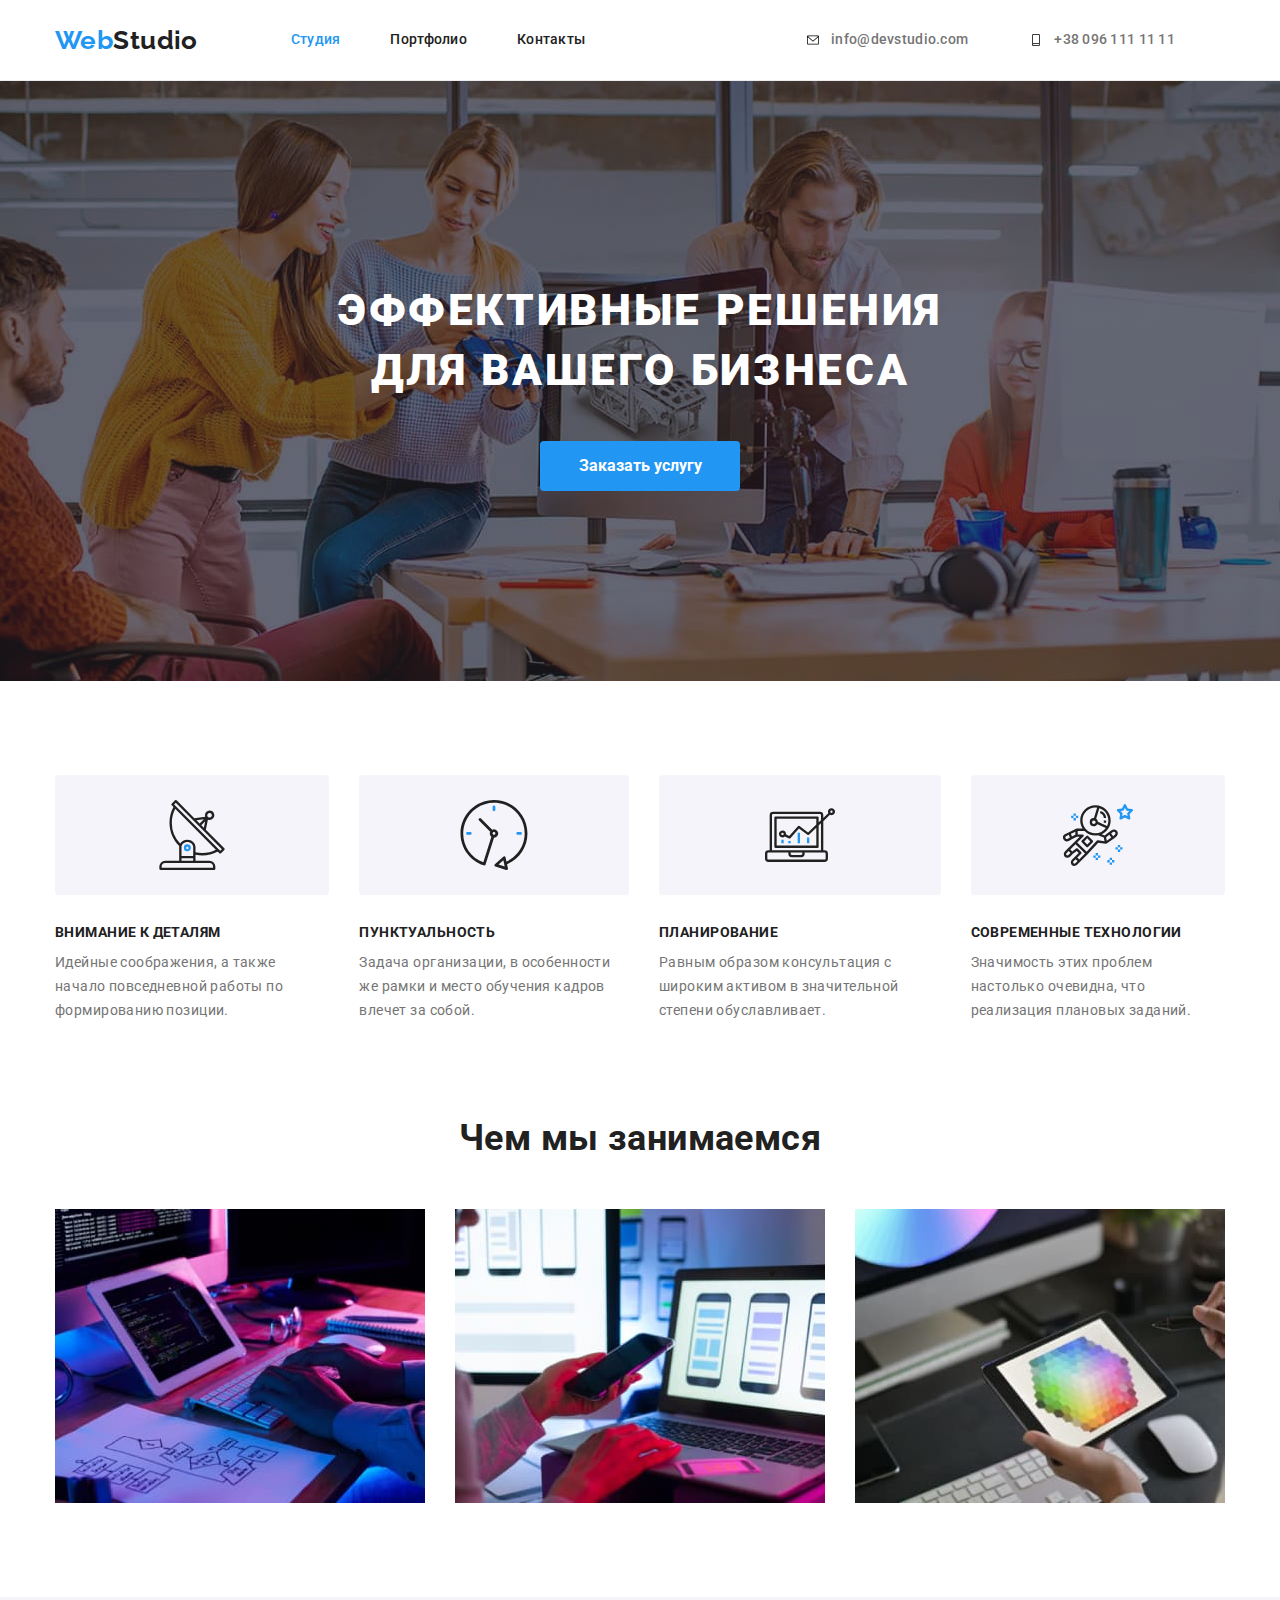
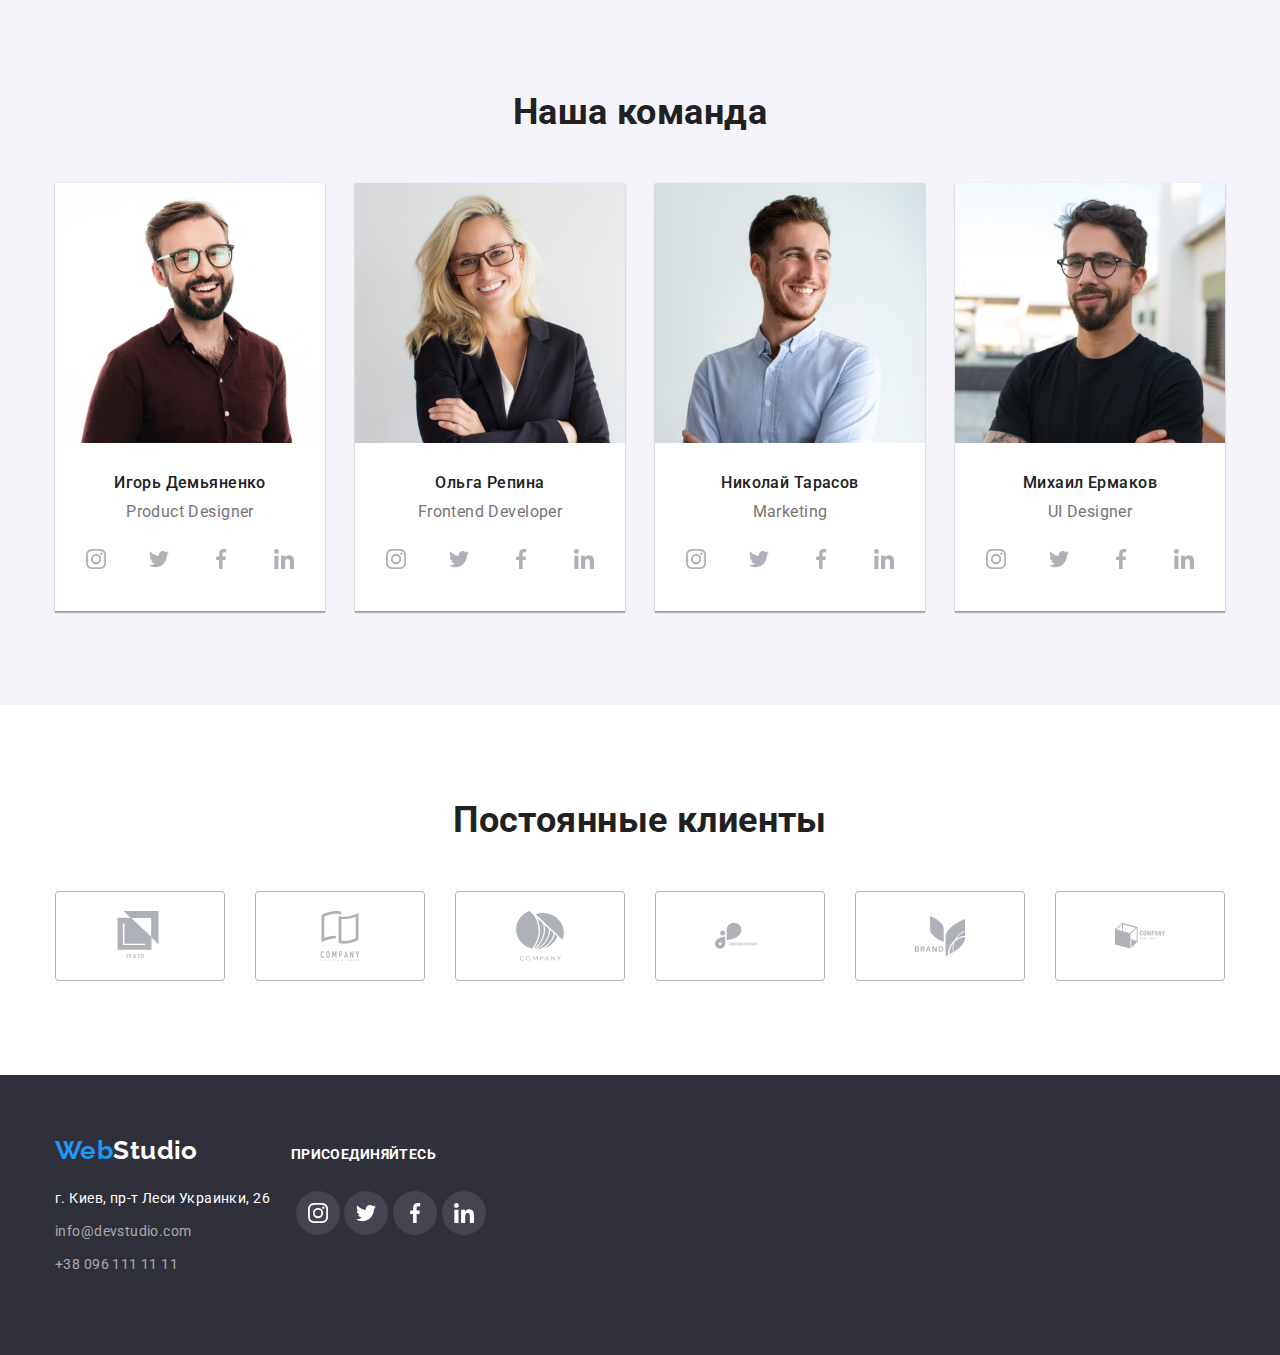
<file: index.html>
<!DOCTYPE html>
<html lang="ru">
<head>
    <meta charset="UTF-8">
    <meta name="viewport" content="width=device-width, initial-scale=1.0">
    <title>Студия</title>
    <!-- <link rel="preconnect" href="https://fonts.gstatic.com">
    <link rel="preconnect" href="https://fonts.gstatic.com"> -->
    <link rel="stylesheet" href="https://cdnjs.cloudflare.com/ajax/libs/modern-normalize/1.0.0/modern-normalize.min.css" />
    <link href="https://fonts.googleapis.com/css2?family=Raleway:wght@700&family=Roboto:wght@400;500;700;900&display=swap" rel="stylesheet" />
    <link rel="stylesheet" href="./css/styles.css" />
</head>
<body>
    <!-- Шапка сайта -->
    <header class="page-header">
        <!-- Навигация -->
        <div class="container header-container">
            <nav class="nav">
                <a href="./index.html" class="logo link" lang="en"><span class="logo-span">Web</span>Studio</a>
                <ul class="site-nav marker">
                    <li class="item"><a href="./index.html" class="link current">Студия</a></li>
                    <li class="item"><a href="./portfolio.html" class="link">Портфолио</a></li>
                    <li class="item"><a href="" class="link">Контакты</a></li>
                </ul>
            </nav>
            <ul class="auth-nav marker">
                <li class="item"> 
                    <a href="mailto:info@devstudio.com" lang="en" class="link">
                        <div class="icon-container">     
                            <svg class="head-icon" width="16" height="12">
                                <use href="./images/symbol-defs.svg#envelope"></use>                                               
                            </svg>
                        </div> 
                    info@devstudio.com</a>
                    
                </li>
                <li class="item">
                    
                        <a href="tel:+38 096 111 11 11" class="link">
                            <div class="icon-container">
                                <svg class="head-icon" width="16" height="12">
                                    <use href="./images/symbol-defs.svg#smartphone"></use>
                                </svg>
                            </div>
                        +38 096 111 11 11</a></li>
                    
            </ul>
        </div>
    </header>
    <main>
        <!-- Баннер -->
        <section class="hero">
            <div class="container">
                <h1 class="hero-title">Эффективные решения для вашего бизнеса</h1>
                <button class="button">Заказать услугу </button>
            </div>
        </section>
        <!-- Особенности работы -->
        <section class="section">
            <div class="container">
                <h2 class="section-title hiden">Особенности</h2>
                <ul class="features marker">
                    <li class="features-item icon-antenna">
                        <div class="icon-features">
                            <svg width="70" height="70">
                                <use href="./images/symbol-defs.svg#antenna"></use>
                            </svg>
                        </div>
                        <h3 class="features-title">Внимание к деталям</h3>
                        <p class="features-content">Идейные соображения, а также начало повседневной работы по формированию позиции.</p>
                    </li>
                    <li class="features-item icon-clock">
                        <div class="icon-features">
                            <svg width="70" height="70">
                                <use href="./images/symbol-defs.svg#clock"></use>
                            </svg>
                        </div>
                        <h3 class="features-title">Пунктуальность</h3>
                        <p class="features-content">Задача организации, в особенности же рамки и место обучения кадров влечет за собой.
                        </p>
                    </li>
                    <li class="features-item icon-diagram">
                        <div class="icon-features">
                            <svg width="70" height="70">
                                <use href="./images/symbol-defs.svg#diagram"></use>
                            </svg>
                        </div>
                        <h3 class="features-title">Планирование</h3>
                        <p class="features-content">Равным образом консультация с широким активом в значительной степени обуславливает.
                        </p>
                    </li>
                    <li class="features-item icon-astronaut">
                        <div class="icon-features">
                            <svg width="70" height="70">
                                <use href="./images/symbol-defs.svg#astronaut"></use>
                            </svg>
                        </div>
                        <h3 class="features-title">Современные технологии</h3>
                        <p class="features-content">Значимость этих проблем настолько очевидна, что реализация плановых заданий.</p>
                    </li>
                </ul>
            </div>
        </section>
        <!-- Примеры работы -->
        <section class="section">
            <div class="container">
                <h2 class="section-title">Чем мы занимаемся</h2>
                <ul class="pattern marker">
                    <li class="pattern-item"><img src="./images/example1.jpg" alt="Изображение, работа инженера за планшетом" width="370" height="294"></li>
                    <li class="pattern-item"><img src="./images/example2.jpg" alt="Изображение, работа за лептопом" width="370" height="294"></li>
                    <li class="pattern-item"><img src="./images/example3.jpg" alt="Изображение, работа дизайнера" width="370" height="294"></li>
                </ul>
            </div>
        </section>
        <!-- Команда -->
        <section class="section team-style">
            <div class="container">
                <h2 class="section-title">Наша команда</h2>
                <ul class="team marker">
                    <li class="team-member">
                        <img src="./images/teammember1.jpg" alt="Изображение мужчины" width="270" height="260">
                        <h3 class="team-title">Игорь Демьяненко</h3>
                        <p class="team-content" lang="en">Product Designer</p>
                        <ul class="team-link marker">
                            <li>
                                <a href="" aria-label="Инстаграм" class=" social-link">                                  
                                    <svg class="team-icon" width="20" height="20">
                                        <use href="./images/symbol-defs.svg#instagram"></use>
                                    </svg>
                                </a>
                            </li>
                            <li>
                                <a href="" aria-label="Твиттер" class="social-link">
                                    <svg class="team-icon" width="20" height="20">
                                        <use href="./images/symbol-defs.svg#twitter"></use>
                                    </svg>                                    
                                </a>
                            </li>
                            <li>
                                <a href="" aria-label="Фейсбук"class="link social-link">
                                    <svg class="team-icon" width="20" height="20">
                                        <use href="./images/symbol-defs.svg#facebook"></use>
                                    </svg>
                                </a>
                            </li>
                            <li>
                                <a href="" aria-label="Линкедин"class="link social-link">                                    
                                    <svg class="team-icon" width="20" height="20">
                                        <use href="./images/symbol-defs.svg#linkedin"></use>
                                    </svg>
                                </a>
                            </li>
                        </ul>
                    </li>
                    <li class="team-member">
                        <img src="./images/teammember2.jpg" alt="Изображение женщины" width="270" height="260">
                        <h3 class="team-title">Ольга Репина</h3>
                        <p class="team-content" lang="en">Frontend Developer</p>
                        <ul class="team-link marker">
                            <li>
                                <a href="" aria-label="Инстаграм" class="link social-link">
                                    <svg class="team-icon" width="20" height="20">
                                        <use href="./images/symbol-defs.svg#instagram"></use>
                                    </svg>
                                </a>
                            </li>
                            <li>
                                <a href="" aria-label="Твиттер" class="link social-link">
                                    <svg class="team-icon" width="20" height="20">
                                        <use href="./images/symbol-defs.svg#twitter"></use>
                                    </svg>
                                </a>
                            </li>
                            <li>
                                <a href="" aria-label="Фейсбук" class="link social-link">
                                    <svg class="team-icon" width="20" height="20">
                                        <use href="./images/symbol-defs.svg#facebook"></use>
                                    </svg>
                                </a>
                            </li>
                            <li>
                                <a href="" aria-label="Линкедин" class="link social-link">
                                    <svg class="team-icon" width="20" height="20">
                                        <use href="./images/symbol-defs.svg#linkedin"></use>
                                    </svg>
                                </a>
                            </li>
                        </ul>
                    <li class="team-member">
                        <img src="./images/teammember3.jpg" alt="Изображение мужчины" width="270" height="260">
                        <h3 class="team-title">Николай Тарасов</h3>
                        <p class="team-content" lang="en">Marketing</p>
                        <ul class="team-link marker">
                            <li>
                                <a href="" aria-label="Инстаграм" class="link social-link">
                                    <svg class="team-icon" width="20" height="20">
                                        <use href="./images/symbol-defs.svg#instagram"></use>
                                    </svg>
                                </a>
                            </li>
                            <li>
                                <a href="" aria-label="Твиттер" class="link social-link">
                                    <svg class="team-icon" width="20" height="20">
                                        <use href="./images/symbol-defs.svg#twitter"></use>
                                    </svg>
                                </a>
                            </li>
                            <li>
                                <a href="" aria-label="Фейсбук" class="link social-link">
                                    <svg class="team-icon" width="20" height="20">
                                        <use href="./images/symbol-defs.svg#facebook"></use>
                                    </svg>
                                </a>
                            </li>
                            <li>
                                <a href="" aria-label="Линкедин" class="link social-link">
                                    <svg class="team-icon" width="20" height="20">
                                        <use href="./images/symbol-defs.svg#linkedin"></use>
                                    </svg>
                                </a>
                            </li>
                        </ul>
                    </li>
                    <li class="team-member">
                        <img src="./images/teammember4.jpg" alt="Изображение мужчины" width="270" height="260">
                        <h3 class="team-title">Михаил Ермаков</h3>
                        <p class="team-content" lang="en">UI Designer</p>
                        <ul class="team-link marker">
                            <li>
                                <a href="" aria-label="Инстаграм" class="link social-link">
                                    <svg class="team-icon" width="20" height="20">
                                        <use href="./images/symbol-defs.svg#instagram"></use>
                                    </svg>
                                </a>
                            </li>
                            <li>
                                <a href="" aria-label="Твиттер" class="link social-link">
                                    <svg class="team-icon" width="20" height="20">
                                        <use href="./images/symbol-defs.svg#twitter"></use>
                                    </svg>
                                </a>
                            </li>
                            <li>
                                <a href="" aria-label="Фейсбук" class="link social-link">
                                    <svg class="team-icon" width="20" height="20">
                                        <use href="./images/symbol-defs.svg#facebook"></use>
                                    </svg>
                                </a>
                            </li>
                            <li>
                                <a href="" aria-label="Линкедин" class="link social-link">
                                    <svg class="team-icon" width="20" height="20">
                                        <use href="./images/symbol-defs.svg#linkedin"></use>
                                    </svg>
                                </a>
                            </li>
                        </ul>
                    </li>
                </ul>
            </div>
        </section>    
        <section class="section">
            <div class="container">
                <h2 class="section-title">Постоянные клиенты</h2>
                <ul class="clients marker">
                    <li class="clients-item">
                        <a href="" class="company-link">
                            <svg class="button-icon" width="50" height="50">
                                <use href="./images/symbol-defs.svg#logo-1"></use>
                            </svg>
                         </a>
                    </li>
                    <li class="clients-item">
                        <a href="" aria-label="Линкедин" class="link company-link">
                            <svg class="team-icon" width="50" height="50">
                                <use href="./images/symbol-defs.svg#logo-2"></use>
                            </svg>
                        </a>    
                    </li>
                    <li class="clients-item">
                        <a href="" aria-label="Линкедин" class="link company-link">
                            <svg class="team-icon" width="50" height="50">
                                <use href="./images/symbol-defs.svg#logo-3"></use>
                            </svg>
                        </a>    
                    </li>
                    <li class="clients-item">
                        <a href="" aria-label="Линкедин" class="link company-link">
                            <svg class="team-icon" width="50" height="50">
                                <use href="./images/symbol-defs.svg#logo-4"></use>
                            </svg>
                        </a>    
                    </li>
                    <li class="clients-item">
                        <a href="" aria-label="Линкедин" class="link company-link">
                            <svg class="team-icon" width="50" height="50">
                                <use href="./images/symbol-defs.svg#logo-5"></use>
                            </svg>
                        </a>    
                    </li>
                    <li class="clients-item">
                        <a href="" aria-label="Линкедин" class="link company-link">
                            <svg class="team-icon" width="50" height="50">
                                <use href="./images/symbol-defs.svg#logo-6"></use>
                            </svg>
                        </a>    
                    </li>
                </ul>
            </div>

        </section>  
    </main>
    <!-- Футер -->
    <footer class="footer">
        <div class="container">
            <div class="footer-asress">
                <a href="./index.html" class="logo link" lang="en"><span class="logo-span">Web</span>Studio</a>
                <address class="address">
                    г. Киев, пр-т Леси Украинки, 26
                </address>
                <ul class="footer-nav marker">
                    <li><a href="" class="footer-nav link" lang="en">info@devstudio.com</a></li>
                    <li><a href="" class="footer-nav link">+38 096 111 11 11</a></li>
                </ul>
            </div>
            <div class="footer-conteiner">
                <p>присоединяйтесь</p>
                <ul class="footer-link marker">
                    <li>
                        <a href="" aria-label="Инстаграм" class="social-link">
                            <svg class="team-icon" width="20" height="20">
                                <use href="./images/symbol-defs.svg#instagram"></use>
                            </svg>
                        </a>
                    </li>
                    <li>
                        <a href="" aria-label="Твиттер" class="social-link">
                            <svg class="team-icon" width="20" height="20">
                                <use href="./images/symbol-defs.svg#twitter"></use>
                            </svg>
                        </a>
                    </li>
                    <li>
                        <a href="" aria-label="Фейсбук" class="social-link">
                            <svg class="team-icon" width="20" height="20">
                                <use href="./images/symbol-defs.svg#facebook"></use>
                            </svg>
                        </a>
                    </li>
                    <li>
                        <a href="" aria-label="Линкедин" class="social-link">
                            <svg class="team-icon" width="20" height="20">
                                <use href="./images/symbol-defs.svg#linkedin"></use>
                            </svg>
                        </a>
                    </li>
                </ul>
            </div>
        </div>
    </footer>
</body>
</html>
</file>
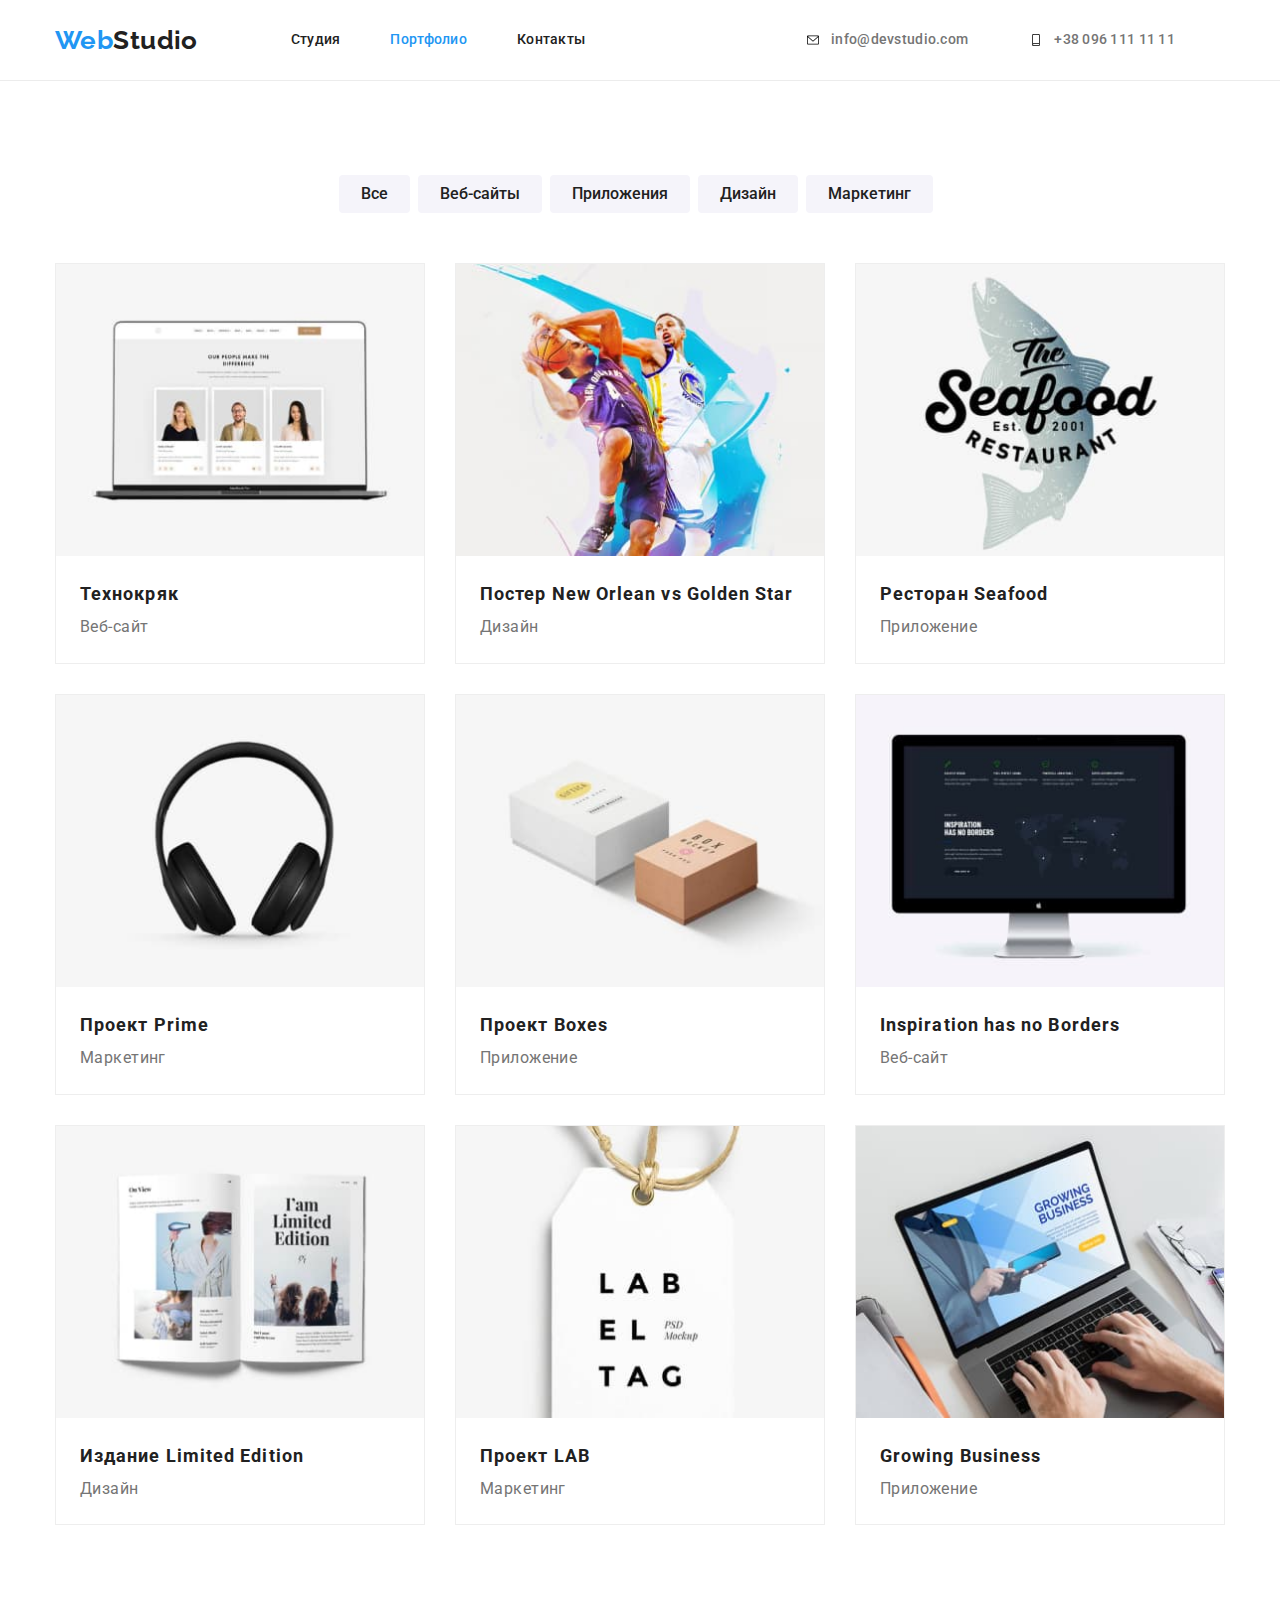
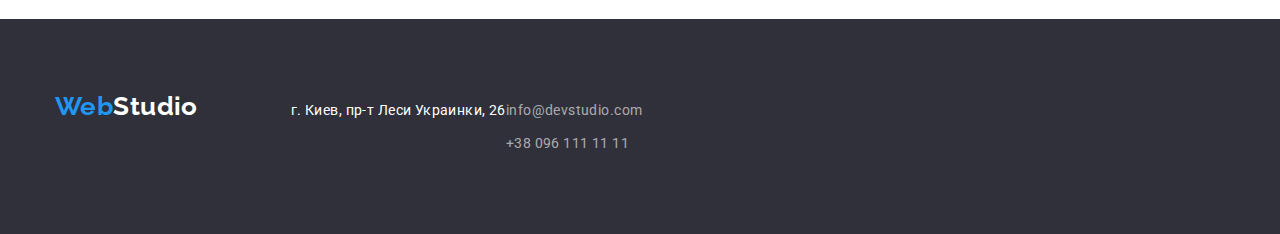
<file: portfolio.html>
<!DOCTYPE html>
<html lang="ru">

<head>
    <meta charset="UTF-8">
    <meta name="viewport" content="width=device-width, initial-scale=1.0">
    <title>Студия</title>
    <link rel="stylesheet" href="https://cdnjs.cloudflare.com/ajax/libs/modern-normalize/1.0.0/modern-normalize.min.css"> 
    <link href="https://fonts.googleapis.com/css2?family=Raleway:wght@700&family=Roboto:wght@400;500;700;900&display=swap" rel="stylesheet" />
    <link rel="stylesheet" href="./css/styles.css" />
</head>

<body>
    <!-- Шапка сайта -->
    <header class="page-header">
        <!-- Навигация -->
        <div class="container header-container">
            <nav class="nav">
                <a href="./index.html" class="logo link" lang="en"><span class="logo-span">Web</span>Studio</a>
                <ul class="site-nav marker">
                    <li><a href="./index.html" class="link ">Студия</a></li>
                    <li><a href="./portfolio.html" class="link current">Портфолио</a></li>
                    <li><a href="" class="link">Контакты</a></li>
                </ul>
            </nav>
            <ul class="auth-nav marker">
                <li class="item">
                    <a href="mailto:info@devstudio.com" lang="en" class="link">
                        <div class="icon-container">
                            <svg class="button-icon" width="16" height="12">
                                <use href="./images/symbol-defs.svg#envelope"></use>
                            </svg>
                        </div>
                        info@devstudio.com
                    </a>
            
                </li>
                <li class="item">
            
                    <a href="tel:+38 096 111 11 11" class="link">
                        <div class="icon-container">
                            <svg class="button-icon" width="16" height="12">
                                <use href="./images/symbol-defs.svg#smartphone"></use>
                            </svg>
                        </div>
                        +38 096 111 11 11
                    </a>
                </li>
            
            </ul>
        </div>
    </header>
    <main>
        <!-- Портфолио -->
        
       <section class="section">
            <div class="container">
                <h1 class="section-title hiden">Портфолио</h1>
                <h2 class="section-title hiden">Филльтры</h2>
                <ul class="filter marker">
                    <li class="filter-item">
                        <button class="filter-button" type="button">Все</button>
                    </li>
                    <li class="filter-item">
                        <button class="filter-button" type="button">Веб-сайты</button>
                    </li>
                    <li class="filter-item">
                        <button class="filter-button" type="button">Приложения</button>
                    </li>
                    <li class="filter-item">
                        <button class="filter-button" type="button">Дизайн</button>
                    </li>
                    <li class="filter-item">
                        <button class="filter-button" type="button">Маркетинг</button>
                    </li>
                </ul>
            </div>
            
            <div class="container">
                <ul class="example marker">
                    <li class="example-items">
                        <a href="" class="link">
                            <img src="./images/portfolio-img1.jpg" alt="Изображение лептопа" width="370" height="294">
                            <div class="example-work" tabindex="0">
                                <h3 class="example-title">Технокряк</h3>
                                <p class="example-content">Веб-сайт</p>
                             </div>
                        </a>                
                    </li>
                    <li class="example-items">
                        <a href="" class="link">
                            <img src="./images/portfolio-img2.jpg" alt="Изображение двух баскетболистов" width="370" height="294">
                            <div class="example-work">
                                <h3 class="example-title" lang="en">Постер New Orlean vs Golden Star</h3>
                                <p class="example-content">Дизайн</p>
                            </div>
                        </a>
                    </li>
                    <li class="example-items">
                        <a href="" class="link">
                            <img src="./images/portfolio-img3.jpg" alt="Изображение логотипу ресторану" width="370" height="294">
                            <div class="example-work">
                                <h3 class="example-title" lang="en">Ресторан Seafood</h3>
                                <p class="example-content">Приложение</p>
                            </div>                                
                        </a>
                    </li>
                    <li class="example-items">
                        <a href="" class="link">
                            <img src="./images/portfolio-img4.jpg" alt="Изображение наушников" width="370" height="294">
                            <div class="example-work">
                                <h3 class="example-title" lang="en">Проект Prime</h3>
                                <p class="example-content">Маркетинг</p>
                            </div>
                        </a>
                    </li>
                    <li class="example-items">
                        <a href="" class="link">
                            <img src="./images/portfolio-img5.jpg" alt="Изображение двух коробок" width="370" height="294">
                            <div class="example-work">
                                <h3 class="example-title" lang="en">Проект Boxes</h3>
                                <p class="example-content">Приложение</p>
                            </div>                                
                        </a>
                    </li>
                    <li class="example-items">
                        <a href="" class="link">
                            
                            <img src="./images/portfolio-img6.jpg" alt="Изображение монитора" width="370" height="294">
                            <div class="example-work">
                                <h3 class="example-title" lang="en">Inspiration has no Borders</h3>
                                <p class="example-content">Веб-сайт</p>
                            </div>
                        </a>
                    </li>
                    <li class="example-items">
                        <a href="" class="link">
                            <img src="./images/portfolio-img7.jpg" alt="Изображение книги" width="370" height="294">
                            <div class="example-work">
                                <h3 class="example-title" lang="en">Издание Limited Edition</h3>
                                <p class="example-content">Дизайн</p>
                            </div>
                        </a>
                    </li>
                    <li class="example-items">
                        <a href="" class="link">
                            <img src="./images/portfolio-img8.jpg" alt="Изображение лейбла" width="370" height="294">
                            <div class="example-work">
                                <h3 class="example-title" lang="en">Проект LAB</h3>
                                <p class="example-content">Маркетинг</p>
                            </div>
                        </a>
                    </li>
                    <li class="example-items">
                        <a href="" class="link">
                            <img src="./images/portfolio-img9.jpg" alt="Изображение лептопа" width="370" height="294">
                            <div class="example-work">
                                <h3 class="example-title" lang="en">Growing Business</h3>
                                <p class="example-content">Приложение</p>
                            </div>
                        </a>
                    </li>
                
                </ul>
            </div>
        </section>
    </main>
    <!-- Футер -->
    <footer class="footer">
        <div class="container">
            <a href="./index.html" class="logo link" lang="en"><span class="logo-span">Web</span>Studio</a>
            <address class="address">
                г. Киев, пр-т Леси Украинки, 26
            </address>
            <ul class="footer-nav marker">
                <li><a href="" class="footer-nav link" lang="en">info@devstudio.com</a></li>
                <li><a href="" class="footer-nav link">+38 096 111 11 11</a></li>
            </ul>
        </div>
    </footer>
</body>

</html>
</file>
<file: css/styles.css>
/* цвет заголовков  #212121; */
/* основной цвет текста #757575; */
/* белый  #FFFFFF; */
/* акцент #2196F3; */
/* цвет фона #E5E5E5; */
:root {
  --title-text-color: #212121;
  --accent-color: #2196f3;
  --primary-text-color: #757575;
  --page-background-color: #e5e5e5;
  --white-color: #ffffff;
  --second-bg-color: #2f303a;
  --third-bg-color: #f5f4fa;
  --card-set-gap: 30px;
}
body {
  background-color: var(--pfge-background-color);
  color: var(--primary-text-color);
  font-family: Roboto, sans-serif;
  font-weight: 400;
  font-size: 14px;
  line-height: 1.71;
  letter-spacing: 0.03em;
  min-height: 100vh;
}
/* Убираем внешние отступы */
body,
h1,
h2,
h3,
h4,
p {
  margin: 0;
}
img {
  display: block;
  max-width: 100%;
  height: auto;
}
:active,
:hover,
:focus {
  outline: 0;
  outline-offset: 0;
}
.container {
  width: 1200px;
  padding-left: 15px;
  padding-right: 15px;

  margin-left: auto;
  margin-right: auto;
  margin: 0 auto;
}
.section {
  padding-top: 94px;
}
.hero {
  padding-top: 200px;
  padding-bottom: 200px;
}
.hero-title {
  font-family: roboto;
}
.link {
  text-decoration: none;
}
.marker {
  list-style: none;
  padding: 0;
  margin: 0;
}
/* site-nav */
/* .page-header {
  display: flex;
  align-items: center;
  justify-content: space-between;
  padding: 10px;
} */
.nav,
.site-nav,
.auth-nav,
.header-container {
  display: flex;
  justify-content: space-between;
  align-items: center;
}
.page-header {
  border-bottom: 1px solid #ececec;
}

.logo {
  color: var(--title-text-color);
  font-family: Raleway;
  font-weight: 700;
  font-size: 26px;
  line-height: 1.19;

  display: inline-block;
  margin-right: 93px;
}
.logo-span {
  color: var(--accent-color);
}
.site-nav .link,
.auth-nav .link {
  color: var(--title-text-color);
  font-weight: 500;
  font-size: 14px;
  line-height: 1.14;
  letter-spacing: 0.02em;
  margin-right: 50px;

  padding-top: 32px;
  padding-bottom: 32px;
  display: flex;
}
.site-nav .link:not(:last-child) {
  margin-right: 50px;
}
.auth-nav .link {
  color: var(--primary-text-color);
  margin-left: 10px;
}

.site-nav .link.current {
  color: var(--accent-color);
}
.site-nav .link:hover,
.auth-nav .link:hover,
.site-nav .link:focus,
.auth-nav .link:focus {
  color: var(--accent-color);
  fill: var(--accent-color);
}
.icon-container {
  cursor: pointer;
  display: flex;
  align-items: center;
  margin-right: 10px;
}
/* .icon-container:hover.head-icon {
  fill: var(--accent-color);
} */
/* hero */
.hero {
  max-width: 1600px;
  height: 600px;
  margin-right: auto;
  margin-left: auto;
  background-image: linear-gradient(
      to right,
      rgba(47, 48, 58, 0.4),
      rgba(47, 48, 58, 0.4)
    ),
    url(../images/hero-img-bg.jpg);
  background-repeat: no-repeat;
  background-position: center;
  background-size: cover;
  text-align: center;
  background-color: rgba(47, 48, 58, 0.4);
}
.hero-title {
  color: var(--white-color);
  font-weight: 900;
  font-size: 44px;
  line-height: 1.36;
  letter-spacing: 0.06em;
  text-align: center;
  text-transform: uppercase; /*прописными*/
  max-width: 700px;

  margin-top: 0;
  margin: 0 auto 40px;
  display: block;
}
/* button */
.button {
  color: var(--white-color);
  background-color: var(--accent-color);
  font-family: inherit;
  font-weight: 700;
  font-size: 16px;
  line-height: 1.9;
  text-align: center;

  padding: 10px 32px;
  min-width: 200px;
  height: 50px;
  border-radius: 4px;
  margin: 0 auto;
  border: none;
  cursor: pointer;
}
/* sections */
.section-title {
  color: var(--title-text-color);
  font-weight: 700;
  font-size: 36px;
  line-height: 1.17;
  text-align: center;

  margin-top: 0;
  margin-bottom: 50px;
}
.features {
  display: flex;
}
.features-item:not(:last-child) {
  margin-right: 30px;
}
.features-item {
  display: inline-block;
}
.icon-features {
  display: flex;
  align-items: center;
  justify-content: center;
  border-radius: 4px;
  margin-bottom: 30px;
  height: 120px;
  fill: var(--primary-text-color);
  background-color: var(--third-bg-color);
}

/* добавляет через фон иконки 
.features-item::before {
  display: block;
  content: '';
  height: 120px;
  background-size: contain;
  background-repeat: no-repeat;
  background-position: center;
  background-color: var(--third-bg-color);
  border-radius: 4px;
  margin-bottom: 30px;
}
.icon-antenna::before {
  background-image: url(../images/antenna.svg);
}
.icon-astronaut::before {
  background-image: url(../images/astronaut.svg);
}
.icon-diagram::before {
  background-image: url(../images/diagram.svg);
}
.icon-clock::before {
  background-image: url(../images/clock.svg);
} */
.features-title {
  color: var(--title-text-color);
  font-weight: 700;
  font-size: 14px;
  line-height: 1.14;
  text-transform: uppercase;

  margin-top: 0;
  margin-bottom: 10px;
}
.features-content {
  color: var(--primary-text-color);
  margin-top: 0;
  margin-bottom: 0;

  display: flex;
}
.pattern {
  display: flex;
  justify-content: space-between;
}
.pattern-item {
  display: block;
}
/* .pattern-item:not(:last-child) {
  margin-right: 30px;
} */
.team {
  display: flex;
  padding-bottom: 94px;
}
.team-title {
  color: var(--title-text-color);
  font-weight: 500;
  font-size: 16px;
  line-height: 1.19;

  margin-top: 30px;
  margin-bottom: 10px;
  text-align: center;
}
.team-content {
  color: var(--primary-text-color);
  font-weight: 400;
  font-size: 16px;
  line-height: 1.19;

  margin-top: 0;
  margin-bottom: 0;
  padding-bottom: 16px;
  text-align: center;

  background: #ffffff;

  border-bottom: 4px;
}
.team-style {
  background-color: var(--third-bg-color);
  margin-top: 94px;
}
.team-member {
  background-color: var(--white-color);
  box-shadow: 0px 1px 3px rgba(0, 0, 0, 0.12), 0px 1px 1px rgba(0, 0, 0, 0.14),
    0px 2px 1px rgba(0, 0, 0, 0.2);
}
.team-member:not(:last-child) {
  margin-right: 30px;
}
.social-link {
  align-items: center;
  cursor: pointer;
  display: flex;
  width: 44px;
  height: 44px;

  border-radius: 50%;
  justify-content: center;
  fill: #afb1b8;
}
.team-link {
  display: flex;
  padding-bottom: 30px;
  justify-content: space-evenly;
}
.social-link:hover,
.social-link:focus {
  background-color: var(--accent-color);
  fill: var(--white-color);
}
.hiden {
  clip-path: inset(100%);
  clip: rect(1px 1px 1px 1px); /* IE 6/7 */
  clip: rect(1px, 1px, 1px, 1px);
  height: 1px;
  overflow: hidden;
  position: absolute;
  white-space: nowrap; /* added line */
  width: 1px;
}
.clients {
  align-items: center;
  cursor: pointer;
  display: flex;
  padding-bottom: 94px;
}
.company-link {
  align-items: center;
  justify-content: center;
  cursor: pointer;
  display: flex;
  width: 170px;
  height: 90px;
  margin-right: 30px;
  border: 1px solid #afb1b8;
  border-radius: 4px;
  fill: #afb1b8;
}
.company-link:hover,
.company-link:focus {
  fill: var(--accent-color);
  border: 1px solid var(--accent-color);
}
.clients-item:last-child {
  margin-right: 0;
}
/* footer */
.footer .logo {
  color: var(--white-color);
}
.footer {
  background-color: var(--second-bg-color);
  padding-top: 60px;
  padding-bottom: 60px;
  display: flex;
  align-items: BASELINE;
}
.footer-nav {
  display: block;
  color: rgba(255, 255, 255, 0.6);
  padding-bottom: 9px;
}

.address {
  color: var(--white-color);
  font-style: normal;

  padding-top: 20px;
  margin-bottom: 9px;
}
.footer .container {
  display: flex;
  align-items: baseline;
}
.footer-adress {
  margin-right: 50px;
}
.footer .container P {
  font-family: Roboto;
  font-style: normal;
  font-weight: bold;
  font-size: 14px;
  line-height: 1.14;
  letter-spacing: 0.03em;
  text-transform: uppercase;
  color: var(--white-color);
}

.footer-link {
  display: flex;
  margin-top: 20px;
  justify-content: space-evenly;
  height: 60px;
  width: 200px;
  align-items: center;
}
.footer .social-link {
  fill: var(--white-color);
  background: rgba(255, 255, 255, 0.1);
}
.footer-link .social-link:hover,
.footer-link .social-link:focus {
  background-color: var(--accent-color);
}

/* portfolio */
.example-title {
  color: var(--title-text-color);
  font-weight: 700;
  font-size: 18px;
  line-height: 2;
  letter-spacing: 0.06em;

  /* margin-top: 20px;
  margin-bottom: 4px; */
}
.example-items {
  /* width: 370px; */
  display: block;
  flex-basis: calc((100% - 60px) / 3);
  border: 1px solid #eeeeee;
  margin-bottom: 30px;
  margin-right: 30px;
}
.example-items:hover,
.example-items:focus {
  box-shadow: 0px 1px 1px rgba(0, 0, 0, 0.12), 0px 4px 4px rgba(0, 0, 0, 0.06),
    1px 4px 6px rgba(0, 0, 0, 0.16);
}
.example-content {
  color: var(--primary-text-color);
  font-weight: normal;
  font-size: 16px;
  line-height: 1.9;

  margin-top: 0;
  margin-bottom: 0;
}
.example-work {
  padding: 20px 24px 20px 24px;
}
.filter-item {
  display: inline-block;
  text-align: center;
  margin-right: 8px;
  border: none;
}
.filter-button:hover,
.filter-button:focus {
  color: var(--white-color);
  background-color: var(--accent-color);
  cursor: pointer;
  box-shadow: 0px 3px 1px rgba(0, 0, 0, 0.1), 0px 1px 2px rgba(0, 0, 0, 0.08),
    0px 2px 2px rgba(0, 0, 0, 0.12);
}
.filter-button {
  color: var(--title-text-color);
  background-color: var(--third-bg-color);
  font-weight: 500;
  font-size: 16px;
  line-height: 1.63;

  border-radius: 4px;
  border: none;
  padding: 6px 22px;
}
.filter {
  display: flex;
  justify-content: center;
  margin-bottom: 50px;
}
.example {
  margin: 0;
  list-style: none;
  display: flex;
  flex-wrap: wrap;
  margin-bottom: 94px;
}

.example-items:nth-child(3n) {
  margin-right: 0;
}
.example-items:nth-last-child(-n + 3) {
  margin-bottom: 0;
}
</file>
